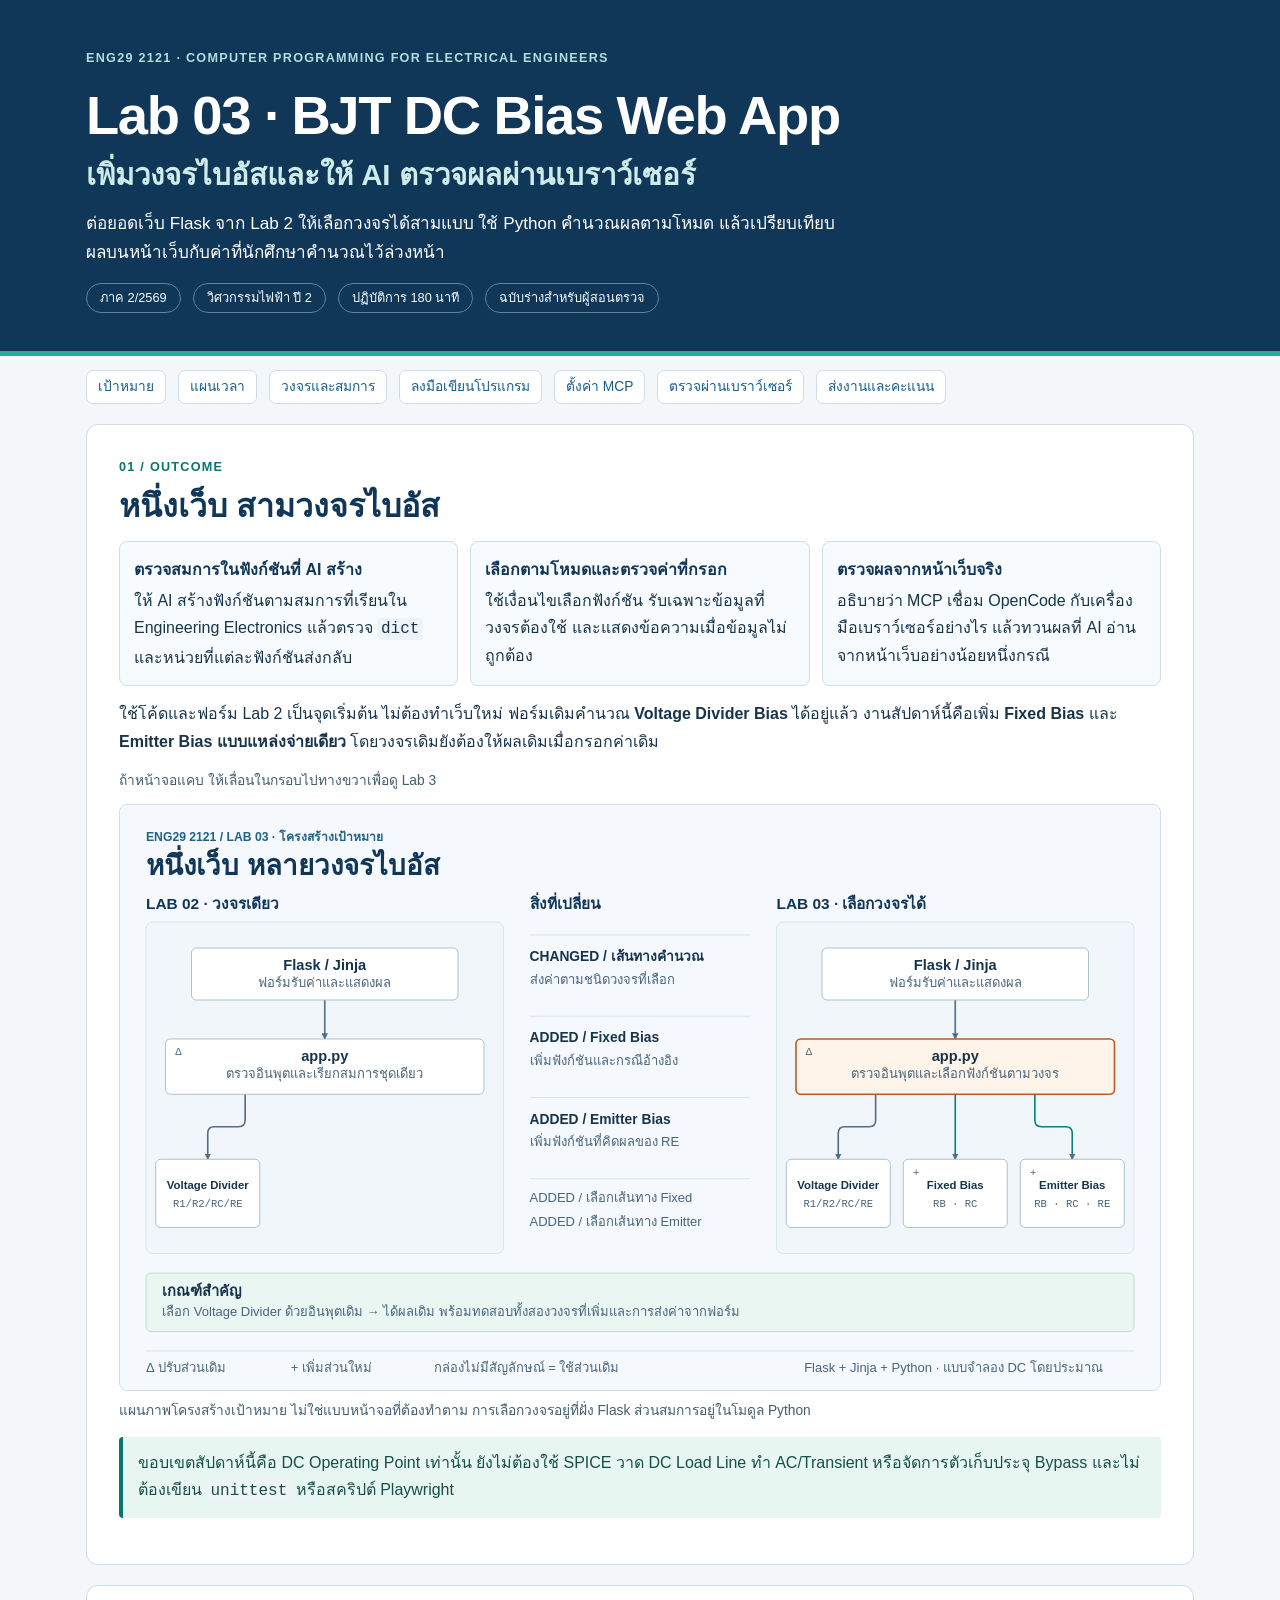
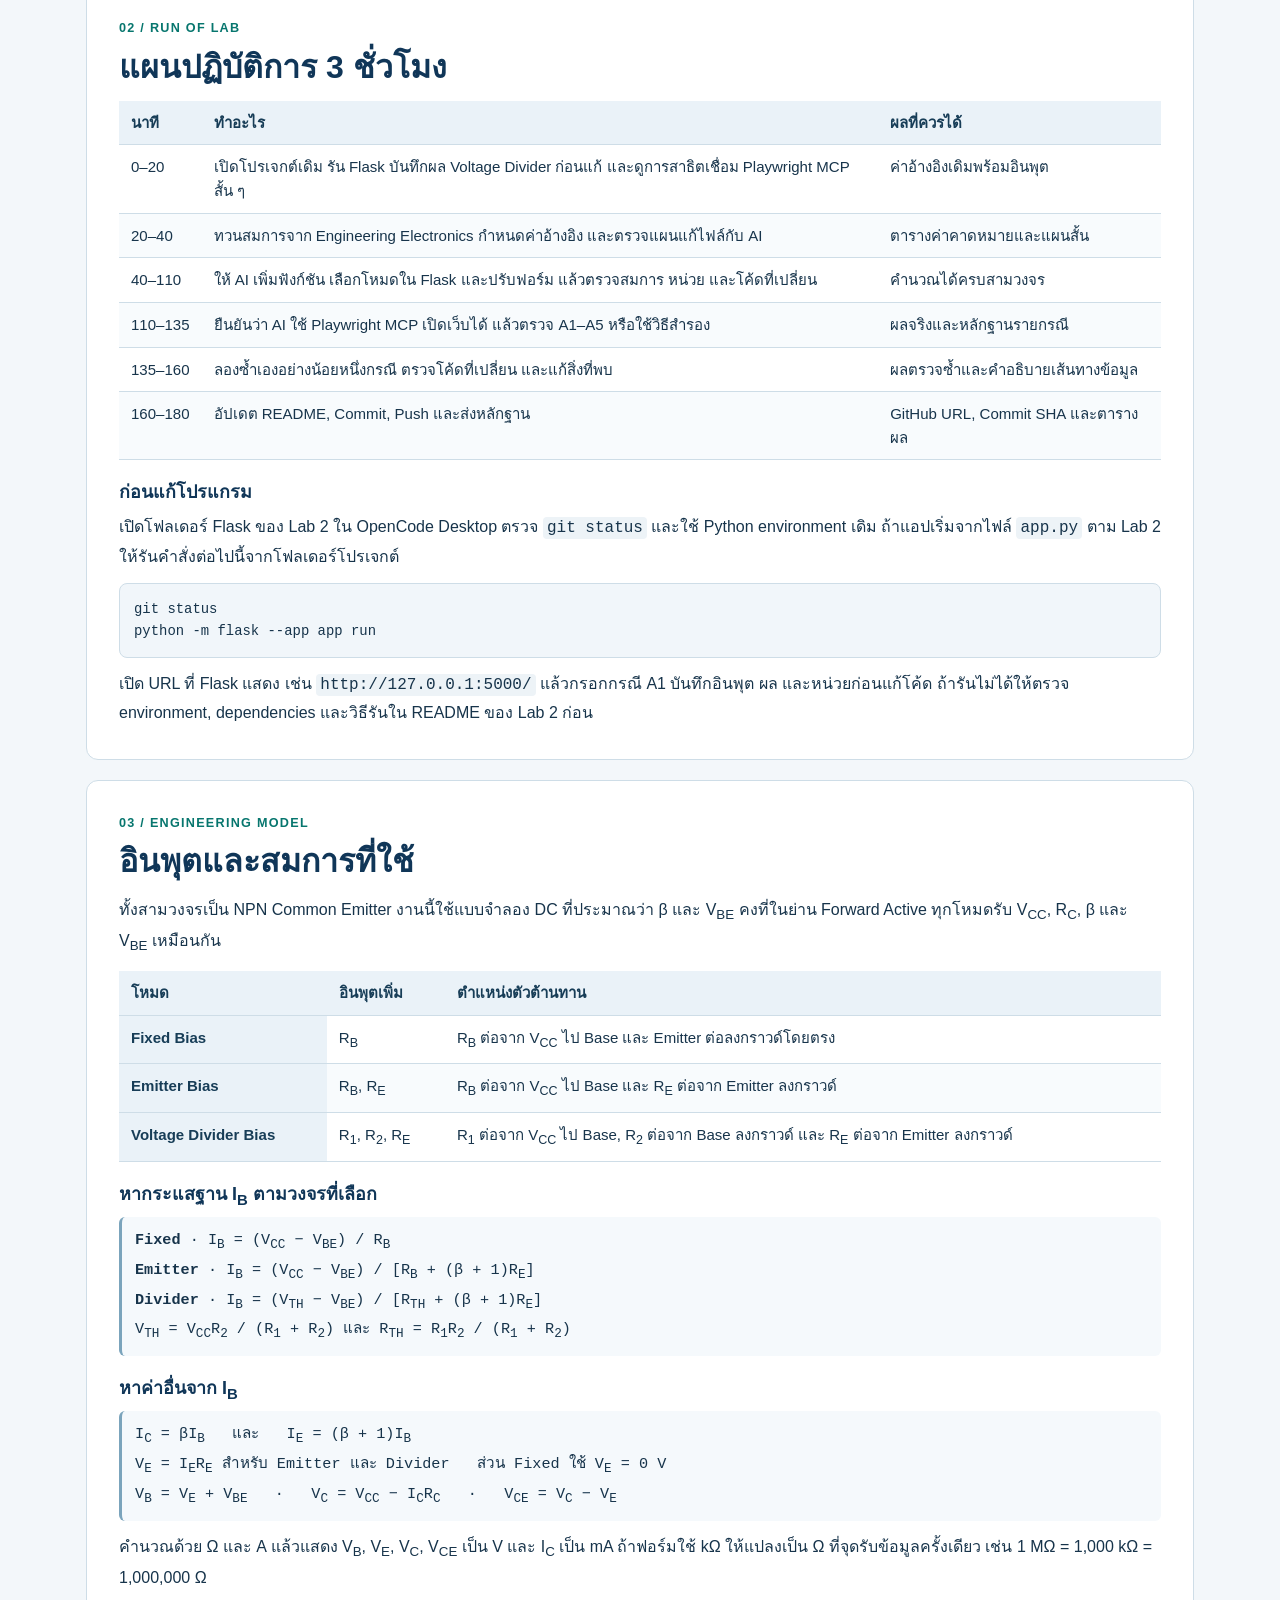
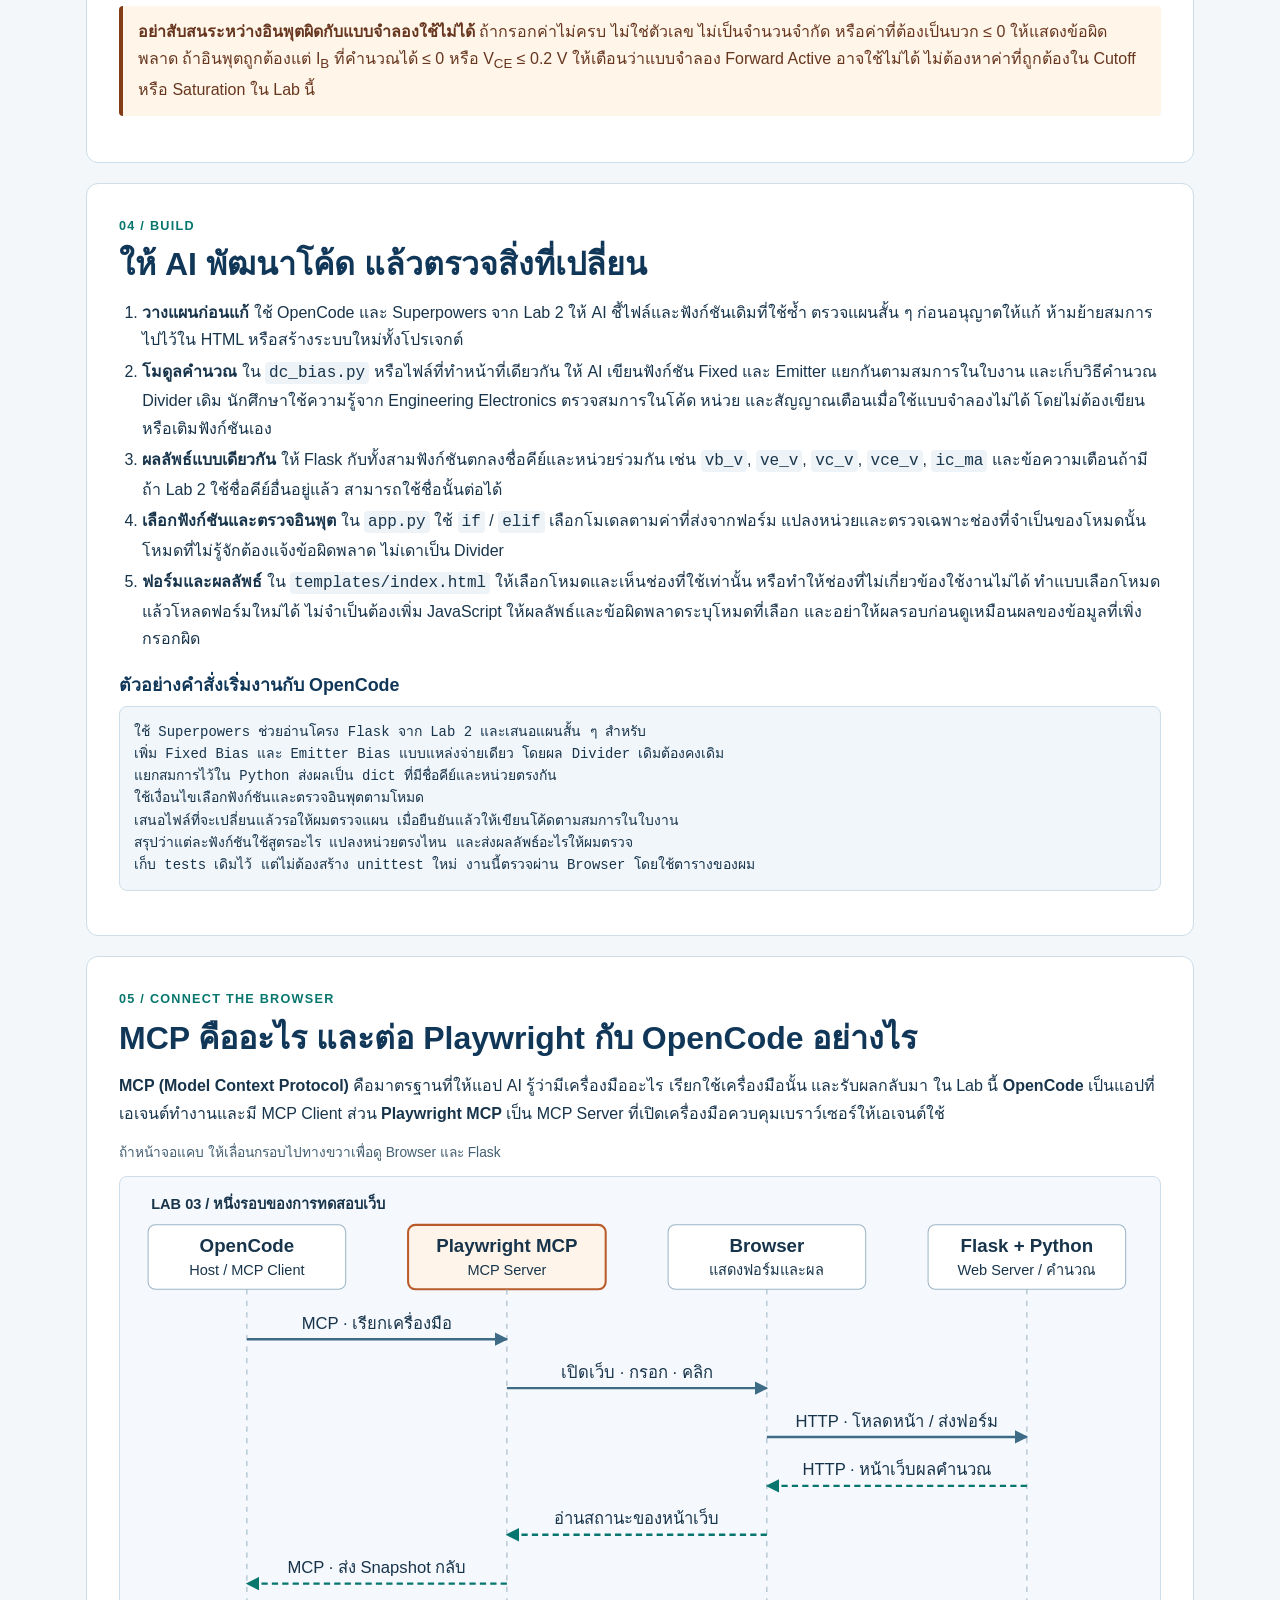
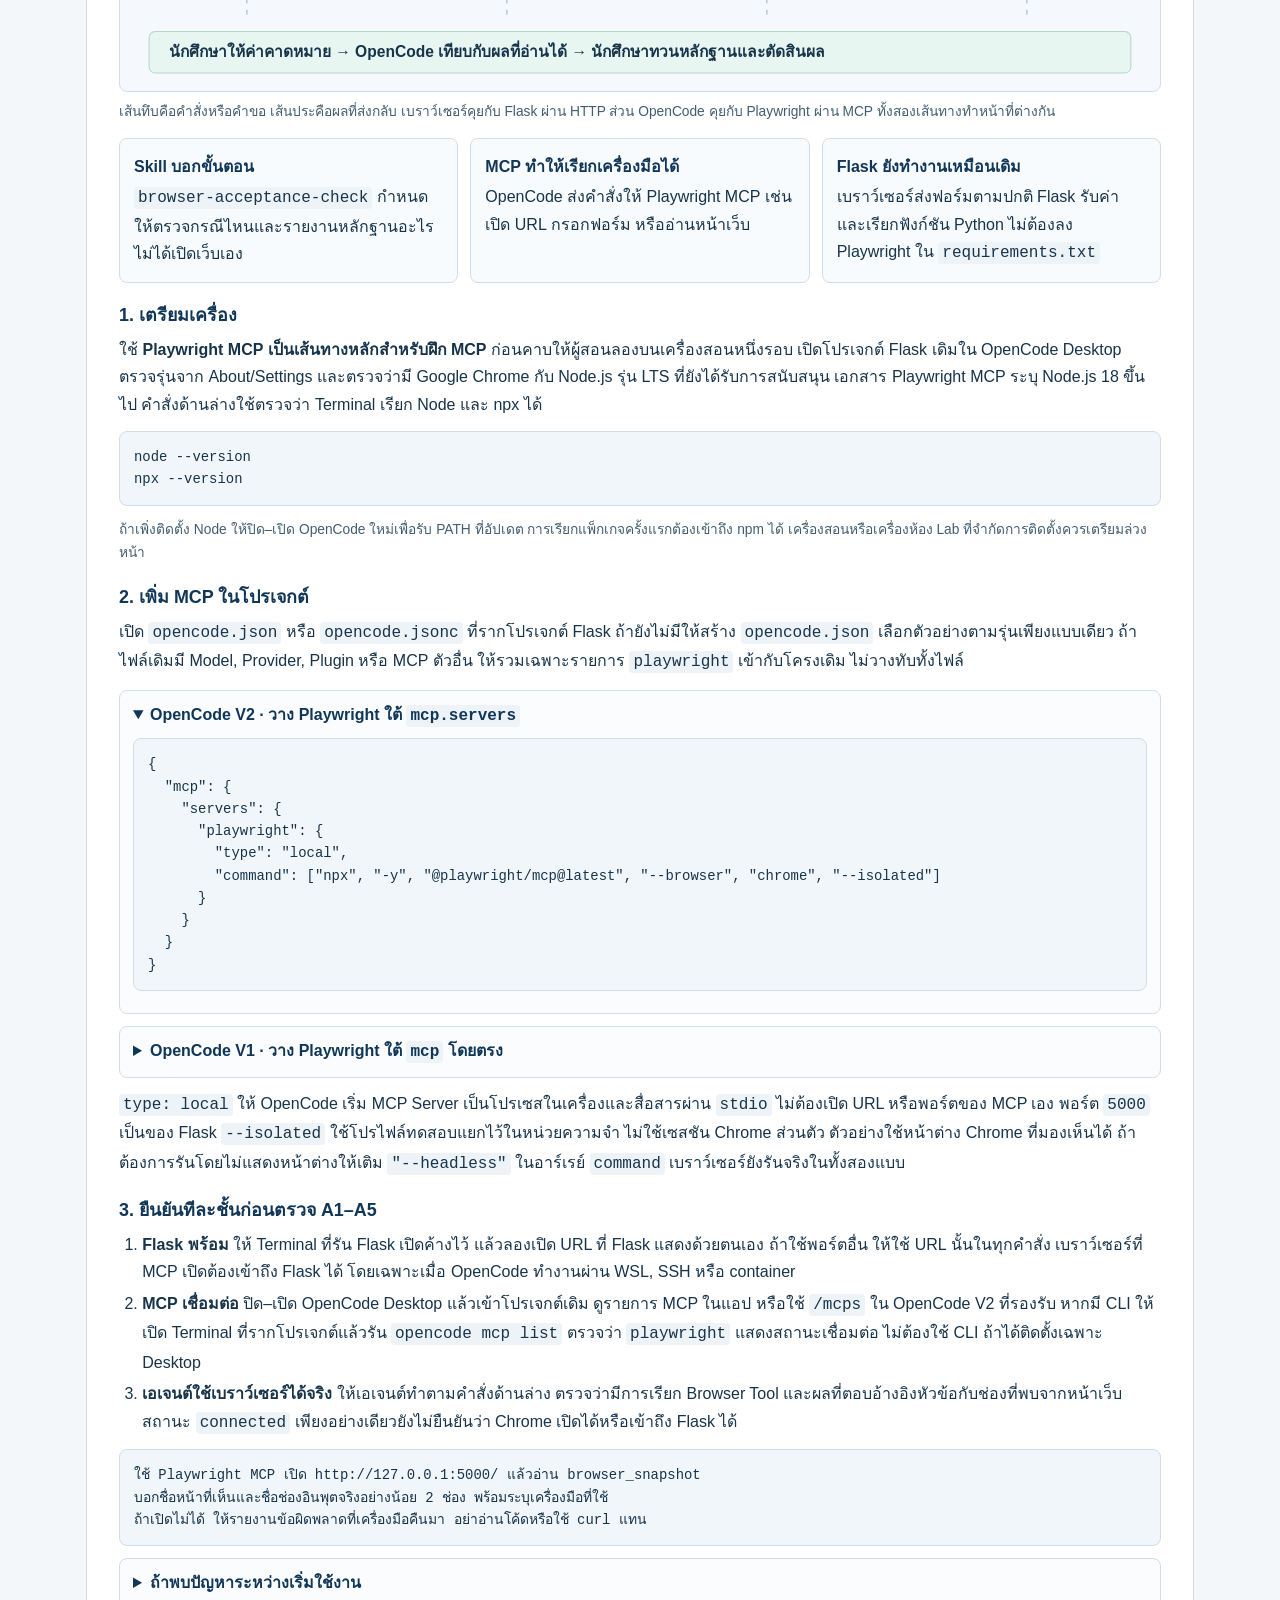
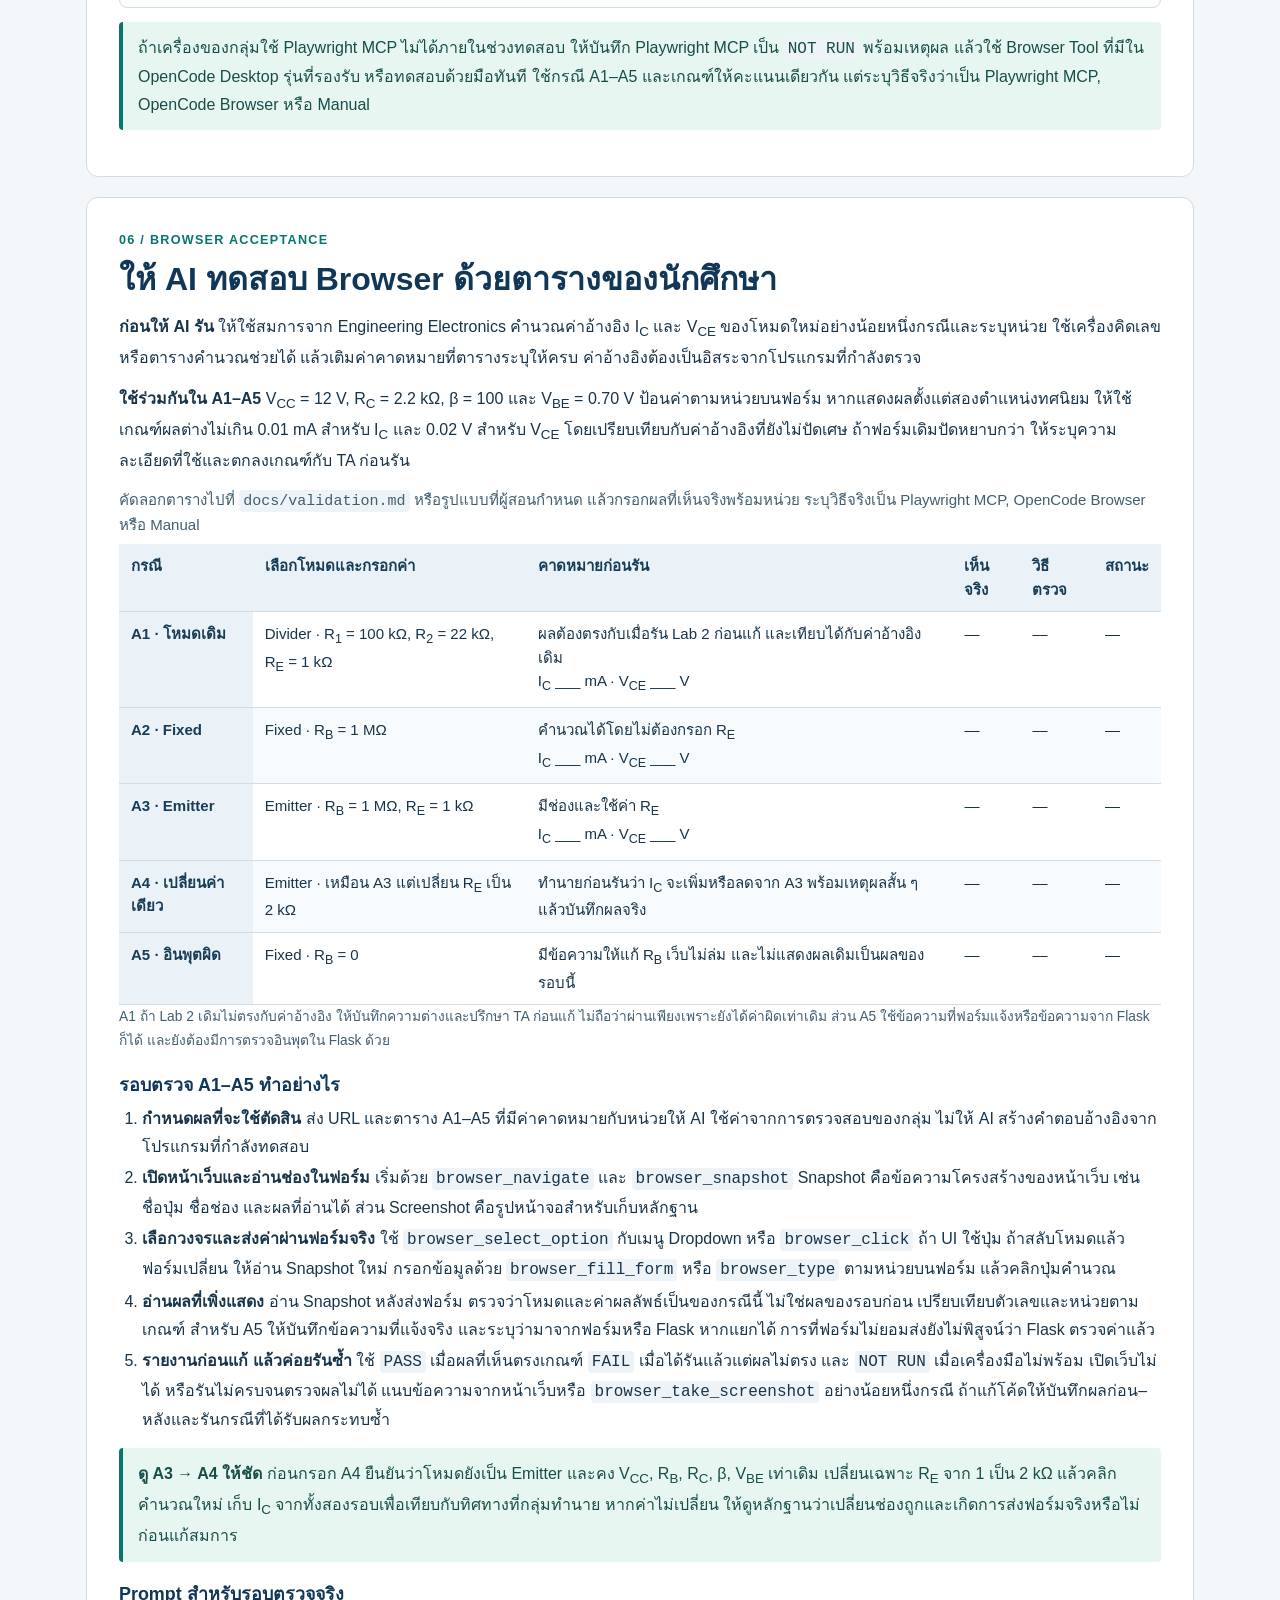
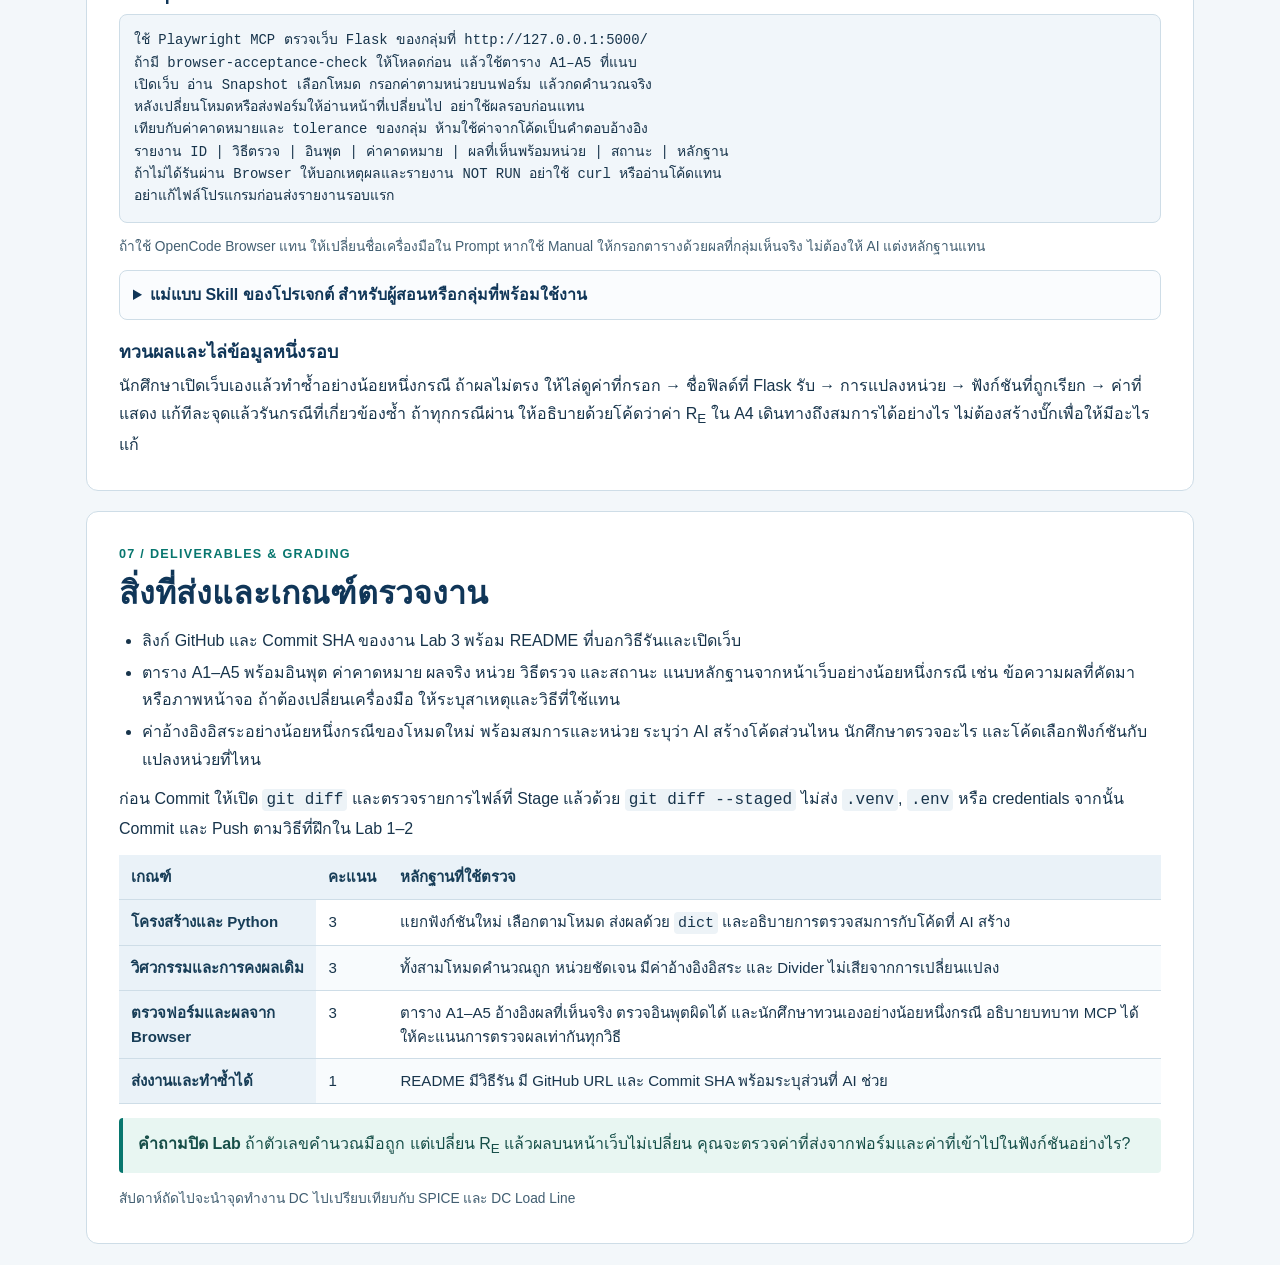
<file: docs/lab03-handout.html>
<!doctype html>
<html lang="th">
<head>
<meta charset="utf-8">
<meta name="viewport" content="width=device-width, initial-scale=1">
<title>ENG29 2121 · Lab 03 — BJT DC Bias และการตรวจผลผ่าน Browser</title>
<style>
:root{--paper:#f3f7fa;--ink:#17344b;--navy:#103658;--strong:#064e54;--teal:#07766e;--mint:#e8f6f2;--muted:#415e71;--line:#cedde7;--white:#fff;--amber:#fff5e8;--rust:#823c17}
*{box-sizing:border-box}
body{margin:0;background:var(--paper);color:var(--ink);font:16px/1.72 "Noto Sans Thai",Tahoma,Arial,sans-serif}
a{color:#135e8a;text-underline-offset:.2em}a:focus-visible,summary:focus-visible,.scroll:focus-visible{outline:3px solid var(--teal);outline-offset:3px}
.shell{max-width:1160px;margin:auto;padding:0 26px}
.hero{background:#103658;color:white;padding:48px 0 38px;border-bottom:5px solid #27ac9c}
.eyebrow,.kicker{font-size:.79rem;font-weight:750;letter-spacing:.1em;text-transform:uppercase;margin:0}
.eyebrow{color:#afdedc}.kicker{color:var(--teal)}
h1{font-size:clamp(2rem,5vw,3.4rem);line-height:1.18;letter-spacing:-.025em;margin:14px 0}
h1 span{display:block;font-size:.54em;letter-spacing:0;color:#ccebe9;margin-top:10px}
.hero p.lead{max-width:760px;font-size:1.07rem;margin:16px 0}
.tags,.nav{display:flex;flex-wrap:wrap;gap:8px 12px}
.tags span{border:1px solid #608396;border-radius:18px;padding:3px 13px;font-size:.8rem;color:#f5fbff}
.nav{padding:14px 0 0}.nav a{text-decoration:none;background:#fff;border:1px solid var(--line);padding:4px 11px;border-radius:7px;font-size:.86rem}
main{padding-bottom:32px!important}
section{margin:20px 0;padding:clamp(18px,4vw,32px);background:white;border:1px solid var(--line);border-radius:12px;scroll-margin-top:10px}
h2,h3{line-height:1.32;color:var(--navy);overflow-wrap:anywhere}h2{font-size:clamp(1.4rem,3.9vw,2rem);margin:6px 0 13px}h3{font-size:1.12rem;margin:21px 0 8px}
p{margin:0 0 .82em}p:last-child{margin-bottom:0}ul,ol{margin:7px 0 12px;padding-left:1.45em}li{margin:4px 0}small,.small,figcaption{font-size:.86rem;color:var(--muted)}
.goals{display:grid;grid-template-columns:repeat(3,minmax(0,1fr));gap:12px;margin:14px 0}
.goal{border:1px solid var(--line);border-radius:8px;padding:14px;background:#f8fbfd;min-width:0}.goal b{display:block;color:var(--navy);margin-bottom:3px}
.note{margin:14px 0;padding:12px 15px;background:var(--mint);border-left:4px solid var(--teal);border-radius:4px;color:#164e48}
.note.amber{background:var(--amber);border-color:var(--rust);color:#67361f}
.scroll{overflow-x:auto;max-width:100%}.diagram{border-radius:8px;border:1px solid var(--line);background:#f5f8fc}
.diagram svg{display:block;width:100%;min-width:980px;color:var(--ink)} .diagram svg text{fill:currentColor}
.svg-head{font-size:34px;font-weight:700;color:#103658}.eyebrow-svg{font-size:15px;font-weight:700;color:#1d638b}.panel-title{font-size:19px;font-weight:700;color:#103658}.node{font-size:18px;font-weight:700}.model{font-size:14px;font-weight:700}.sub{font-size:16px;color:#49647b}.tech{font:13px Consolas,Menlo,monospace;color:#49647b}.ledger-head{font-size:17px;font-weight:700}
figure{margin:14px 0 0}figcaption{margin-top:8px}
table{border-collapse:collapse;width:100%;font-size:.94rem;line-height:1.57}caption{text-align:left;color:var(--muted);padding:0 0 7px}
th,td{padding:10px 12px;border-bottom:1px solid var(--line);text-align:left;vertical-align:top}th{background:#eaf2f8;color:#173d57}tbody tr:nth-child(even){background:#f8fbfd}
.midtable{min-width:540px}.cases{min-width:850px}.units{white-space:nowrap}
code,pre,.math{font-family:ui-monospace,Consolas,"Noto Sans Thai",monospace}code{background:#edf3f7;border-radius:4px;padding:2px 4px;overflow-wrap:anywhere}pre{margin:8px 0 12px;max-width:100%;background:#f1f6fa;border:1px solid var(--line);border-radius:8px;padding:14px;white-space:pre-wrap;overflow-wrap:anywhere;font-size:.87rem;line-height:1.6}pre code{background:transparent;padding:0}
.math{font-size:.95rem;line-height:1.8;background:#f5f9fc;padding:10px 13px;border-radius:6px;border-left:3px solid #7ba4bc;margin:8px 0 12px}
details{border:1px solid var(--line);border-radius:8px;padding:10px 13px;margin:12px 0;background:#fafcfe}summary{font-weight:700;color:var(--navy);cursor:pointer}
footer{font-size:.85rem;color:var(--muted);padding:0 0 30px}
@media(max-width:650px){.shell{padding-inline:14px}.hero{padding-top:29px}.goals{grid-template-columns:1fr}.goal{padding:10px 12px}.nav{gap:6px}}
@media print{body{background:white;font-size:10.5pt}.shell{max-width:none;padding:0}.hero{padding:8px 0 12px;background:white;color:var(--navy);border-color:var(--teal)}.hero .eyebrow,h1 span,.tags span{color:var(--navy)}h1{font-size:25pt}.nav,.screen-only{display:none}section{border:none;margin:0;padding:10px 0 0;break-inside:auto}h2,h3{break-after:avoid}tr,figure,.note,.goal{break-inside:avoid}th,td{padding:4px 5px}.scroll{overflow:visible}.scroll table,.diagram svg{min-width:0}table{font-size:9pt}details:not([open])>*:not(summary){display:block}a{color:inherit}}
.diagram .sequence-svg{min-width:690px;font-family:"Noto Sans Thai",Tahoma,Arial,sans-serif}
@media print{.diagram .sequence-svg{min-width:0}}
</style>
</head>
<body>
<header class="hero"><div class="shell">
<p class="eyebrow">ENG29 2121 · COMPUTER PROGRAMMING FOR ELECTRICAL ENGINEERS</p>
<h1>Lab 03 · BJT DC Bias Web App<span>เพิ่มวงจรไบอัสและให้ AI ตรวจผลผ่านเบราว์เซอร์</span></h1>
<p class="lead">ต่อยอดเว็บ Flask จาก Lab 2 ให้เลือกวงจรได้สามแบบ ใช้ Python คำนวณผลตามโหมด แล้วเปรียบเทียบผลบนหน้าเว็บกับค่าที่นักศึกษาคำนวณไว้ล่วงหน้า</p>
<div class="tags"><span>ภาค 2/2569</span><span>วิศวกรรมไฟฟ้า ปี 2</span><span>ปฏิบัติการ 180 นาที</span><span>ฉบับร่างสำหรับผู้สอนตรวจ</span></div>
</div></header>
<main class="shell">
<nav class="nav" aria-label="สารบัญ"><a href="#goal">เป้าหมาย</a><a href="#plan">แผนเวลา</a><a href="#model">วงจรและสมการ</a><a href="#build">ลงมือเขียนโปรแกรม</a><a href="#mcp">ตั้งค่า MCP</a><a href="#test">ตรวจผ่านเบราว์เซอร์</a><a href="#submit">ส่งงานและคะแนน</a></nav>
<section id="goal">
<p class="kicker">01 / Outcome</p><h2>หนึ่งเว็บ สามวงจรไบอัส</h2>
<div class="goals">
<div class="goal"><b>ตรวจสมการในฟังก์ชันที่ AI สร้าง</b>ให้ AI สร้างฟังก์ชันตามสมการที่เรียนใน Engineering Electronics แล้วตรวจ <code>dict</code> และหน่วยที่แต่ละฟังก์ชันส่งกลับ</div>
<div class="goal"><b>เลือกตามโหมดและตรวจค่าที่กรอก</b>ใช้เงื่อนไขเลือกฟังก์ชัน รับเฉพาะข้อมูลที่วงจรต้องใช้ และแสดงข้อความเมื่อข้อมูลไม่ถูกต้อง</div>
<div class="goal"><b>ตรวจผลจากหน้าเว็บจริง</b>อธิบายว่า MCP เชื่อม OpenCode กับเครื่องมือเบราว์เซอร์อย่างไร แล้วทวนผลที่ AI อ่านจากหน้าเว็บอย่างน้อยหนึ่งกรณี</div>
</div>
<p>ใช้โค้ดและฟอร์ม Lab 2 เป็นจุดเริ่มต้น ไม่ต้องทำเว็บใหม่ ฟอร์มเดิมคำนวณ <strong>Voltage Divider Bias</strong> ได้อยู่แล้ว งานสัปดาห์นี้คือเพิ่ม <strong>Fixed Bias</strong> และ <strong>Emitter Bias แบบแหล่งจ่ายเดียว</strong> โดยวงจรเดิมยังต้องให้ผลเดิมเมื่อกรอกค่าเดิม</p>
<figure>
<p class="small screen-only" id="diagram-hint">ถ้าหน้าจอแคบ ให้เลื่อนในกรอบไปทางขวาเพื่อดู Lab 3</p>
<div class="scroll diagram" role="region" tabindex="0" aria-label="แผนภาพเปรียบเทียบ Lab 2 กับ Lab 3" aria-describedby="diagram-hint">
<svg data-diagram="architecture-delta" viewBox="0 0 1280 720" xmlns="http://www.w3.org/2000/svg" role="img" aria-labelledby="lab03-title lab03-desc">
<title id="lab03-title">จากเว็บคำนวณวงจรเดียวสู่เว็บที่เลือกวงจรได้</title>
<desc id="lab03-desc">Lab 2 ใช้ Flask คำนวณ Voltage Divider แบบเดียว ส่วน Lab 3 ใช้เว็บเดิม เพิ่มตัวเลือกวงจรเพื่อเรียกฟังก์ชัน Fixed Bias และ Emitter Bias โดยคงผลเดิมและชุดทดสอบเดิมไว้</desc>
<defs><marker id="lab03-arrow" markerWidth="8" markerHeight="8" refX="7" refY="4" orient="auto" markerUnits="userSpaceOnUse"><polygon points="0,0 8,4 0,8" fill="#546d83"/></marker></defs>
<rect width="1280" height="720" fill="#f5f8fc"/>
<text x="32" y="44" class="eyebrow-svg">ENG29 2121 / LAB 03 · โครงสร้างเป้าหมาย</text>
<text x="32" y="86" class="svg-head">หนึ่งเว็บ หลายวงจรไบอัส</text>
<text x="32" y="128" class="panel-title">LAB 02 · วงจรเดียว</text>
<text x="504" y="128" class="panel-title">สิ่งที่เปลี่ยน</text>
<text x="808" y="128" class="panel-title">LAB 03 · เลือกวงจรได้</text>
<g data-snapshot="before" data-grid="440 408 4" transform="translate(32 144)">
<rect width="440" height="408" rx="8" fill="#f0f6fa" stroke="#d3e0ec"/>
<path data-kind="relationship" data-object-id="form-submit" data-status="unchanged" data-signature="http:form-submit" data-from="ui" data-to="route" d="M220 96 V144" fill="none" stroke="#546d83" stroke-width="2" marker-end="url(#lab03-arrow)"/>
<path data-kind="relationship" data-object-id="voltage-divider" data-status="unchanged" data-signature="dispatch:voltage-divider" data-from="route" data-to="divider" d="M122 212 V244 Q122 252 114 252 H84 Q76 252 76 260 V292" fill="none" stroke="#546d83" stroke-width="2" marker-end="url(#lab03-arrow)"/>
<g data-kind="component" data-object-id="ui" data-status="unchanged" data-signature="jinja-form">
<rect data-role="bounds" x="56" y="32" width="328" height="64" rx="6" fill="white" stroke="#9db5c6" stroke-width="1"/>

<text x="220" y="59" text-anchor="middle" class="node">Flask / Jinja</text>
<text x="220" y="80" text-anchor="middle" class="sub">ฟอร์มรับค่าและแสดงผล</text></g>
<g data-kind="component" data-object-id="route" data-status="changed" data-signature="flask-route:voltage-divider">
<rect data-role="bounds" x="24" y="144" width="392" height="68" rx="6" fill="white" stroke="#9db5c6" stroke-width="1"/>
<text x="36" y="164" fill="#286454" class="tech">Δ</text>
<text x="220" y="171" text-anchor="middle" class="node">app.py</text>
<text x="220" y="192" text-anchor="middle" class="sub">ตรวจอินพุตและเรียกสมการชุดเดียว</text></g>
<g data-kind="component" data-object-id="divider" data-status="unchanged" data-signature="forward-active:voltage-divider">
<rect data-role="bounds" x="12" y="292" width="128" height="84" rx="6" fill="white" stroke="#9db5c6" stroke-width="1"/>

<text x="76" y="328" text-anchor="middle" class="model">Voltage Divider</text>
<text x="76" y="351" text-anchor="middle" class="tech">R1/R2/RC/RE</text></g>
</g>
<g data-snapshot="after" data-grid="440 408 4" transform="translate(808 144)">
<rect width="440" height="408" rx="8" fill="#f0f6fa" stroke="#d3e0ec"/>
<path data-kind="relationship" data-object-id="form-submit" data-status="unchanged" data-signature="http:form-submit" data-from="ui" data-to="route" d="M220 96 V144" fill="none" stroke="#546d83" stroke-width="2" marker-end="url(#lab03-arrow)"/>
<path data-kind="relationship" data-object-id="voltage-divider" data-status="unchanged" data-signature="dispatch:voltage-divider" data-from="route" data-to="divider" d="M122 212 V244 Q122 252 114 252 H84 Q76 252 76 260 V292" fill="none" stroke="#546d83" stroke-width="2" marker-end="url(#lab03-arrow)"/>
<path data-kind="relationship" data-object-id="fixed-bias" data-status="added" data-signature="dispatch:fixed" data-from="route" data-to="fixed" d="M220 212 V292" fill="none" stroke="#0c8078" stroke-width="2" marker-end="url(#lab03-arrow)"/>
<path data-kind="relationship" data-object-id="emitter-bias" data-status="added" data-signature="dispatch:emitter-resistor" data-from="route" data-to="emitter" d="M318 212 V244 Q318 252 326 252 H356 Q364 252 364 260 V292" fill="none" stroke="#0c8078" stroke-width="2" marker-end="url(#lab03-arrow)"/>
<g data-kind="component" data-object-id="ui" data-status="unchanged" data-signature="jinja-form">
<rect data-role="bounds" x="56" y="32" width="328" height="64" rx="6" fill="white" stroke="#9db5c6" stroke-width="1"/>

<text x="220" y="59" text-anchor="middle" class="node">Flask / Jinja</text>
<text x="220" y="80" text-anchor="middle" class="sub">ฟอร์มรับค่าและแสดงผล</text></g>
<g data-kind="component" data-object-id="route" data-status="changed" data-signature="flask-route:bias-selection">
<rect data-role="bounds" x="24" y="144" width="392" height="68" rx="6" fill="#fff4e9" stroke="#b85c2c" stroke-width="2"/>
<text x="36" y="164" fill="#99451c" class="tech">Δ</text>
<text x="220" y="171" text-anchor="middle" class="node">app.py</text>
<text x="220" y="192" text-anchor="middle" class="sub">ตรวจอินพุตและเลือกฟังก์ชันตามวงจร</text></g>
<g data-kind="component" data-object-id="divider" data-status="unchanged" data-signature="forward-active:voltage-divider">
<rect data-role="bounds" x="12" y="292" width="128" height="84" rx="6" fill="white" stroke="#9db5c6" stroke-width="1"/>

<text x="76" y="328" text-anchor="middle" class="model">Voltage Divider</text>
<text x="76" y="351" text-anchor="middle" class="tech">R1/R2/RC/RE</text></g>
<g data-kind="component" data-object-id="fixed" data-status="added" data-signature="forward-active:fixed">
<rect data-role="bounds" x="156" y="292" width="128" height="84" rx="6" fill="white" stroke="#9db5c6" stroke-width="1"/>
<text x="168" y="312" fill="#286454" class="tech">+</text>
<text x="220" y="328" text-anchor="middle" class="model">Fixed Bias</text>
<text x="220" y="351" text-anchor="middle" class="tech">RB · RC</text></g>
<g data-kind="component" data-object-id="emitter" data-status="added" data-signature="forward-active:emitter-resistor">
<rect data-role="bounds" x="300" y="292" width="128" height="84" rx="6" fill="white" stroke="#9db5c6" stroke-width="1"/>
<text x="312" y="312" fill="#286454" class="tech">+</text>
<text x="364" y="328" text-anchor="middle" class="model">Emitter Bias</text>
<text x="364" y="351" text-anchor="middle" class="tech">RB · RC · RE</text></g>
</g>
<path d="M504 160 H776 M504 260 H776 M504 360 H776 M504 460 H776" stroke="#d3e0ec" fill="none"/>
<text x="504" y="192" data-change="CHANGED" data-target="route"><tspan class="ledger-head">CHANGED / เส้นทางคำนวณ</tspan><tspan x="504" dy="28" class="sub">ส่งค่าตามชนิดวงจรที่เลือก</tspan></text>
<text x="504" y="292" data-change="ADDED" data-target="fixed"><tspan class="ledger-head">ADDED / Fixed Bias</tspan><tspan x="504" dy="28" class="sub">เพิ่มฟังก์ชันและกรณีอ้างอิง</tspan></text>
<text x="504" y="392" data-change="ADDED" data-target="emitter"><tspan class="ledger-head">ADDED / Emitter Bias</tspan><tspan x="504" dy="28" class="sub">เพิ่มฟังก์ชันที่คิดผลของ RE</tspan></text>
<text x="504" y="488" data-change="ADDED" data-target="fixed-bias" class="sub">ADDED / เลือกเส้นทาง Fixed</text>
<text x="504" y="518" data-change="ADDED" data-target="emitter-bias" class="sub">ADDED / เลือกเส้นทาง Emitter</text>
<rect x="32" y="576" width="1216" height="72" rx="6" fill="#e9f6f2" stroke="#b4d7cb"/>
<text x="52" y="604" class="node">เกณฑ์สำคัญ</text><text x="52" y="629" class="sub">เลือก Voltage Divider ด้วยอินพุตเดิม → ได้ผลเดิม พร้อมทดสอบทั้งสองวงจรที่เพิ่มและการส่งค่าจากฟอร์ม</text>
<line x1="32" y1="672" x2="1248" y2="672" stroke="#d3e0ec"/>
<text x="32" y="698" class="sub">Δ ปรับส่วนเดิม</text><text x="210" y="698" class="sub">+ เพิ่มส่วนใหม่</text><text x="386" y="698" class="sub">กล่องไม่มีสัญลักษณ์ = ใช้ส่วนเดิม</text><text x="842" y="698" class="sub">Flask + Jinja + Python · แบบจำลอง DC โดยประมาณ</text>
</svg>
</div>
<figcaption>แผนภาพโครงสร้างเป้าหมาย ไม่ใช่แบบหน้าจอที่ต้องทำตาม การเลือกวงจรอยู่ที่ฝั่ง Flask ส่วนสมการอยู่ในโมดูล Python</figcaption>
</figure>
<div class="note">ขอบเขตสัปดาห์นี้คือ DC Operating Point เท่านั้น ยังไม่ต้องใช้ SPICE วาด DC Load Line ทำ AC/Transient หรือจัดการตัวเก็บประจุ Bypass และไม่ต้องเขียน <code>unittest</code> หรือสคริปต์ Playwright</div>
</section>
<section id="plan">
<p class="kicker">02 / Run of lab</p><h2>แผนปฏิบัติการ 3 ชั่วโมง</h2>
<div class="scroll" role="region" tabindex="0" aria-label="ตารางแผนเวลา"><table class="midtable"><thead><tr><th scope="col">นาที</th><th scope="col">ทำอะไร</th><th scope="col">ผลที่ควรได้</th></tr></thead><tbody>
<tr><td class="units">0–20</td><td>เปิดโปรเจกต์เดิม รัน Flask บันทึกผล Voltage Divider ก่อนแก้ และดูการสาธิตเชื่อม Playwright MCP สั้น ๆ</td><td>ค่าอ้างอิงเดิมพร้อมอินพุต</td></tr>
<tr><td class="units">20–40</td><td>ทวนสมการจาก Engineering Electronics กำหนดค่าอ้างอิง และตรวจแผนแก้ไฟล์กับ AI</td><td>ตารางค่าคาดหมายและแผนสั้น</td></tr>
<tr><td class="units">40–110</td><td>ให้ AI เพิ่มฟังก์ชัน เลือกโหมดใน Flask และปรับฟอร์ม แล้วตรวจสมการ หน่วย และโค้ดที่เปลี่ยน</td><td>คำนวณได้ครบสามวงจร</td></tr>
<tr><td class="units">110–135</td><td>ยืนยันว่า AI ใช้ Playwright MCP เปิดเว็บได้ แล้วตรวจ A1–A5 หรือใช้วิธีสำรอง</td><td>ผลจริงและหลักฐานรายกรณี</td></tr>
<tr><td class="units">135–160</td><td>ลองซ้ำเองอย่างน้อยหนึ่งกรณี ตรวจโค้ดที่เปลี่ยน และแก้สิ่งที่พบ</td><td>ผลตรวจซ้ำและคำอธิบายเส้นทางข้อมูล</td></tr>
<tr><td class="units">160–180</td><td>อัปเดต README, Commit, Push และส่งหลักฐาน</td><td>GitHub URL, Commit SHA และตารางผล</td></tr>
</tbody></table></div>
<h3>ก่อนแก้โปรแกรม</h3>
<p>เปิดโฟลเดอร์ Flask ของ Lab 2 ใน OpenCode Desktop ตรวจ <code>git status</code> และใช้ Python environment เดิม ถ้าแอปเริ่มจากไฟล์ <code>app.py</code> ตาม Lab 2 ให้รันคำสั่งต่อไปนี้จากโฟลเดอร์โปรเจกต์</p>
<pre><code>git status
python -m flask --app app run</code></pre>
<p>เปิด URL ที่ Flask แสดง เช่น <code>http://127.0.0.1:5000/</code> แล้วกรอกกรณี A1 บันทึกอินพุต ผล และหน่วยก่อนแก้โค้ด ถ้ารันไม่ได้ให้ตรวจ environment, dependencies และวิธีรันใน README ของ Lab 2 ก่อน</p>
</section>
<section id="model">
<p class="kicker">03 / Engineering model</p><h2>อินพุตและสมการที่ใช้</h2>
<p>ทั้งสามวงจรเป็น NPN Common Emitter งานนี้ใช้แบบจำลอง DC ที่ประมาณว่า β และ V<sub>BE</sub> คงที่ในย่าน Forward Active ทุกโหมดรับ V<sub>CC</sub>, R<sub>C</sub>, β และ V<sub>BE</sub> เหมือนกัน</p>
<div class="scroll" role="region" tabindex="0" aria-label="ตารางอินพุตเฉพาะวงจร"><table class="midtable"><thead><tr><th scope="col">โหมด</th><th scope="col">อินพุตเพิ่ม</th><th scope="col">ตำแหน่งตัวต้านทาน</th></tr></thead><tbody>
<tr><th scope="row">Fixed Bias</th><td>R<sub>B</sub></td><td>R<sub>B</sub> ต่อจาก V<sub>CC</sub> ไป Base และ Emitter ต่อลงกราวด์โดยตรง</td></tr>
<tr><th scope="row">Emitter Bias</th><td>R<sub>B</sub>, R<sub>E</sub></td><td>R<sub>B</sub> ต่อจาก V<sub>CC</sub> ไป Base และ R<sub>E</sub> ต่อจาก Emitter ลงกราวด์</td></tr>
<tr><th scope="row">Voltage Divider Bias</th><td>R<sub>1</sub>, R<sub>2</sub>, R<sub>E</sub></td><td>R<sub>1</sub> ต่อจาก V<sub>CC</sub> ไป Base, R<sub>2</sub> ต่อจาก Base ลงกราวด์ และ R<sub>E</sub> ต่อจาก Emitter ลงกราวด์</td></tr>
</tbody></table></div>
<h3>หากระแสฐาน I<sub>B</sub> ตามวงจรที่เลือก</h3>
<div class="math">
<div><b>Fixed</b> · I<sub>B</sub> = (V<sub>CC</sub> − V<sub>BE</sub>) / R<sub>B</sub></div>
<div><b>Emitter</b> · I<sub>B</sub> = (V<sub>CC</sub> − V<sub>BE</sub>) / [R<sub>B</sub> + (β + 1)R<sub>E</sub>]</div>
<div><b>Divider</b> · I<sub>B</sub> = (V<sub>TH</sub> − V<sub>BE</sub>) / [R<sub>TH</sub> + (β + 1)R<sub>E</sub>]</div>
<div>V<sub>TH</sub> = V<sub>CC</sub>R<sub>2</sub> / (R<sub>1</sub> + R<sub>2</sub>) และ R<sub>TH</sub> = R<sub>1</sub>R<sub>2</sub> / (R<sub>1</sub> + R<sub>2</sub>)</div>
</div>
<h3>หาค่าอื่นจาก I<sub>B</sub></h3>
<div class="math">
<div>I<sub>C</sub> = βI<sub>B</sub> &nbsp; และ &nbsp; I<sub>E</sub> = (β + 1)I<sub>B</sub></div>
<div>V<sub>E</sub> = I<sub>E</sub>R<sub>E</sub> สำหรับ Emitter และ Divider &nbsp; ส่วน Fixed ใช้ V<sub>E</sub> = 0 V</div>
<div>V<sub>B</sub> = V<sub>E</sub> + V<sub>BE</sub> &nbsp; · &nbsp; V<sub>C</sub> = V<sub>CC</sub> − I<sub>C</sub>R<sub>C</sub> &nbsp; · &nbsp; V<sub>CE</sub> = V<sub>C</sub> − V<sub>E</sub></div>
</div>
<p>คำนวณด้วย Ω และ A แล้วแสดง V<sub>B</sub>, V<sub>E</sub>, V<sub>C</sub>, V<sub>CE</sub> เป็น V และ I<sub>C</sub> เป็น mA ถ้าฟอร์มใช้ kΩ ให้แปลงเป็น Ω ที่จุดรับข้อมูลครั้งเดียว เช่น 1&nbsp;MΩ = 1,000&nbsp;kΩ = 1,000,000&nbsp;Ω</p>
<div class="note amber"><strong>อย่าสับสนระหว่างอินพุตผิดกับแบบจำลองใช้ไม่ได้</strong> ถ้ากรอกค่าไม่ครบ ไม่ใช่ตัวเลข ไม่เป็นจำนวนจำกัด หรือค่าที่ต้องเป็นบวก ≤ 0 ให้แสดงข้อผิดพลาด ถ้าอินพุตถูกต้องแต่ I<sub>B</sub> ที่คำนวณได้ ≤ 0 หรือ V<sub>CE</sub> ≤ 0.2 V ให้เตือนว่าแบบจำลอง Forward Active อาจใช้ไม่ได้ ไม่ต้องหาค่าที่ถูกต้องใน Cutoff หรือ Saturation ใน Lab นี้</div>
</section>
<section id="build">
<p class="kicker">04 / Build</p><h2>ให้ AI พัฒนาโค้ด แล้วตรวจสิ่งที่เปลี่ยน</h2>
<ol>
<li><strong>วางแผนก่อนแก้</strong> ใช้ OpenCode และ Superpowers จาก Lab 2 ให้ AI ชี้ไฟล์และฟังก์ชันเดิมที่ใช้ซ้ำ ตรวจแผนสั้น ๆ ก่อนอนุญาตให้แก้ ห้ามย้ายสมการไปไว้ใน HTML หรือสร้างระบบใหม่ทั้งโปรเจกต์</li>
<li><strong>โมดูลคำนวณ</strong> ใน <code>dc_bias.py</code> หรือไฟล์ที่ทำหน้าที่เดียวกัน ให้ AI เขียนฟังก์ชัน Fixed และ Emitter แยกกันตามสมการในใบงาน และเก็บวิธีคำนวณ Divider เดิม นักศึกษาใช้ความรู้จาก Engineering Electronics ตรวจสมการในโค้ด หน่วย และสัญญาณเตือนเมื่อใช้แบบจำลองไม่ได้ โดยไม่ต้องเขียนหรือเติมฟังก์ชันเอง</li>
<li><strong>ผลลัพธ์แบบเดียวกัน</strong> ให้ Flask กับทั้งสามฟังก์ชันตกลงชื่อคีย์และหน่วยร่วมกัน เช่น <code>vb_v</code>, <code>ve_v</code>, <code>vc_v</code>, <code>vce_v</code>, <code>ic_ma</code> และข้อความเตือนถ้ามี ถ้า Lab 2 ใช้ชื่อคีย์อื่นอยู่แล้ว สามารถใช้ชื่อนั้นต่อได้</li>
<li><strong>เลือกฟังก์ชันและตรวจอินพุต</strong> ใน <code>app.py</code> ใช้ <code>if</code> / <code>elif</code> เลือกโมเดลตามค่าที่ส่งจากฟอร์ม แปลงหน่วยและตรวจเฉพาะช่องที่จำเป็นของโหมดนั้น โหมดที่ไม่รู้จักต้องแจ้งข้อผิดพลาด ไม่เดาเป็น Divider</li>
<li><strong>ฟอร์มและผลลัพธ์</strong> ใน <code>templates/index.html</code> ให้เลือกโหมดและเห็นช่องที่ใช้เท่านั้น หรือทำให้ช่องที่ไม่เกี่ยวข้องใช้งานไม่ได้ ทำแบบเลือกโหมดแล้วโหลดฟอร์มใหม่ได้ ไม่จำเป็นต้องเพิ่ม JavaScript ให้ผลลัพธ์และข้อผิดพลาดระบุโหมดที่เลือก และอย่าให้ผลรอบก่อนดูเหมือนผลของข้อมูลที่เพิ่งกรอกผิด</li>
</ol>
<h3>ตัวอย่างคำสั่งเริ่มงานกับ OpenCode</h3>
<pre><code>ใช้ Superpowers ช่วยอ่านโครง Flask จาก Lab 2 และเสนอแผนสั้น ๆ สำหรับ
เพิ่ม Fixed Bias และ Emitter Bias แบบแหล่งจ่ายเดียว โดยผล Divider เดิมต้องคงเดิม
แยกสมการไว้ใน Python ส่งผลเป็น dict ที่มีชื่อคีย์และหน่วยตรงกัน
ใช้เงื่อนไขเลือกฟังก์ชันและตรวจอินพุตตามโหมด
เสนอไฟล์ที่จะเปลี่ยนแล้วรอให้ผมตรวจแผน เมื่อยืนยันแล้วให้เขียนโค้ดตามสมการในใบงาน
สรุปว่าแต่ละฟังก์ชันใช้สูตรอะไร แปลงหน่วยตรงไหน และส่งผลลัพธ์อะไรให้ผมตรวจ
เก็บ tests เดิมไว้ แต่ไม่ต้องสร้าง unittest ใหม่ งานนี้ตรวจผ่าน Browser โดยใช้ตารางของผม</code></pre>
</section>
<section id="mcp">
<p class="kicker">05 / Connect the browser</p><h2>MCP คืออะไร และต่อ Playwright กับ OpenCode อย่างไร</h2>
<p><strong>MCP (Model Context Protocol)</strong> คือมาตรฐานที่ให้แอป AI รู้ว่ามีเครื่องมืออะไร เรียกใช้เครื่องมือนั้น และรับผลกลับมา ใน Lab นี้ <strong>OpenCode</strong> เป็นแอปที่เอเจนต์ทำงานและมี MCP Client ส่วน <strong>Playwright MCP</strong> เป็น MCP Server ที่เปิดเครื่องมือควบคุมเบราว์เซอร์ให้เอเจนต์ใช้</p>
<figure>
<p class="small screen-only" id="mcp-scroll-hint">ถ้าหน้าจอแคบ ให้เลื่อนกรอบไปทางขวาเพื่อดู Browser และ Flask</p>
<div class="scroll diagram" role="region" tabindex="0" aria-label="แผนภาพลำดับการตรวจเว็บผ่าน Playwright MCP" aria-describedby="mcp-scroll-hint">
<svg class="sequence-svg" data-diagram="sequence" xmlns="http://www.w3.org/2000/svg" viewBox="0 0 1000 494" role="img" aria-labelledby="mcp-fig-title mcp-fig-desc">
<title id="mcp-fig-title">จากคำสั่ง OpenCode ถึงผลบนหน้าเว็บ</title>
<desc id="mcp-fig-desc">OpenCode เรียกเครื่องมือผ่าน MCP ไปยัง Playwright MCP Server ซึ่งควบคุมเบราว์เซอร์ เบราว์เซอร์เป็นฝั่งที่ส่งคำขอ HTTP ไป Flask แล้วแสดงผลลัพธ์ Playwright ส่งข้อมูลจากหน้าเว็บกลับ OpenCode เพื่อเทียบกับค่าคาดหมายของนักศึกษา</desc>
<defs>
<marker id="mcp-arrow" viewBox="0 0 10 10" refX="9" refY="5" markerWidth="6" markerHeight="6" orient="auto" fill="#3e6c87"><path d="M0 0 L10 5 L0 10 Z"/></marker>
<marker id="mcp-return-arrow" viewBox="0 0 10 10" refX="9" refY="5" markerWidth="6" markerHeight="6" orient="auto" fill="#07766e"><path d="M0 0 L10 5 L0 10 Z"/></marker>
</defs>
<rect width="1000" height="494" rx="12" fill="#f5f8fc"/>
<text x="30" y="31" font-size="14" font-weight="700" fill="#07766e">LAB 03 / หนึ่งรอบของการทดสอบเว็บ</text>
<g fill="#fff" stroke="#9db5c6">
<rect x="27" y="46" width="190" height="62" rx="7"/>
<rect x="277" y="46" width="190" height="62" rx="7" fill="#fff4e9" stroke="#b85c2c" stroke-width="2"/>
<rect x="527" y="46" width="190" height="62" rx="7"/>
<rect x="777" y="46" width="190" height="62" rx="7"/>
</g>
<g text-anchor="middle" fill="#103658" font-size="18" font-weight="700">
<text x="122" y="72">OpenCode</text><text x="372" y="72">Playwright MCP</text>
<text x="622" y="72">Browser</text><text x="872" y="72">Flask + Python</text>
</g>
<g text-anchor="middle" fill="#415e71" font-size="14">
<text x="122" y="94">Host / MCP Client</text><text x="372" y="94">MCP Server</text>
<text x="622" y="94">แสดงฟอร์มและผล</text><text x="872" y="94">Web Server / คำนวณ</text>
</g>
<g stroke="#9db5c6" stroke-dasharray="5 6">
<path d="M122 108 V427 M372 108 V427 M622 108 V427 M872 108 V427"/>
</g>
<g stroke="#3e6c87" stroke-width="2.2" fill="none" marker-end="url(#mcp-arrow)">
<path d="M122 156 H372"/><path d="M372 203 H622"/><path d="M622 250 H872"/>
</g>
<g stroke="#07766e" stroke-width="2.2" fill="none" stroke-dasharray="6 4" marker-end="url(#mcp-return-arrow)">
<path d="M872 297 H622"/><path d="M622 344 H372"/><path d="M372 391 H122"/>
</g>
<g text-anchor="middle" fill="#17344b" font-size="16">
<text x="247" y="146">MCP · เรียกเครื่องมือ</text>
<text x="497" y="193">เปิดเว็บ · กรอก · คลิก</text>
<text x="747" y="240">HTTP · โหลดหน้า / ส่งฟอร์ม</text>
<text x="747" y="287">HTTP · หน้าเว็บผลคำนวณ</text>
<text x="497" y="334">อ่านสถานะของหน้าเว็บ</text>
<text x="247" y="381">MCP · ส่ง Snapshot กลับ</text>
</g>
<rect x="28" y="437" width="944" height="40" rx="6" fill="#e8f6f2" stroke="#b4d7cb"/>
<text x="47" y="462" font-size="15" fill="#164e48" font-weight="700">นักศึกษาให้ค่าคาดหมาย → OpenCode เทียบกับผลที่อ่านได้ → นักศึกษาทวนหลักฐานและตัดสินผล</text>
</svg>
</div>
<figcaption>เส้นทึบคือคำสั่งหรือคำขอ เส้นประคือผลที่ส่งกลับ เบราว์เซอร์คุยกับ Flask ผ่าน HTTP ส่วน OpenCode คุยกับ Playwright ผ่าน MCP ทั้งสองเส้นทางทำหน้าที่ต่างกัน</figcaption>
</figure>
<div class="goals">
<div class="goal"><b>Skill บอกขั้นตอน</b><code>browser-acceptance-check</code> กำหนดให้ตรวจกรณีไหนและรายงานหลักฐานอะไร ไม่ได้เปิดเว็บเอง</div>
<div class="goal"><b>MCP ทำให้เรียกเครื่องมือได้</b>OpenCode ส่งคำสั่งให้ Playwright MCP เช่น เปิด URL กรอกฟอร์ม หรืออ่านหน้าเว็บ</div>
<div class="goal"><b>Flask ยังทำงานเหมือนเดิม</b>เบราว์เซอร์ส่งฟอร์มตามปกติ Flask รับค่าและเรียกฟังก์ชัน Python ไม่ต้องลง Playwright ใน <code>requirements.txt</code></div>
</div>
<h3>1. เตรียมเครื่อง</h3>
<p>ใช้ <strong>Playwright MCP เป็นเส้นทางหลักสำหรับฝึก MCP</strong> ก่อนคาบให้ผู้สอนลองบนเครื่องสอนหนึ่งรอบ เปิดโปรเจกต์ Flask เดิมใน OpenCode Desktop ตรวจรุ่นจาก About/Settings และตรวจว่ามี Google Chrome กับ Node.js รุ่น LTS ที่ยังได้รับการสนับสนุน เอกสาร Playwright MCP ระบุ Node.js 18 ขึ้นไป คำสั่งด้านล่างใช้ตรวจว่า Terminal เรียก Node และ npx ได้</p>
<pre><code>node --version
npx --version</code></pre>
<p class="small">ถ้าเพิ่งติดตั้ง Node ให้ปิด–เปิด OpenCode ใหม่เพื่อรับ PATH ที่อัปเดต การเรียกแพ็กเกจครั้งแรกต้องเข้าถึง npm ได้ เครื่องสอนหรือเครื่องห้อง Lab ที่จำกัดการติดตั้งควรเตรียมล่วงหน้า</p>
<h3>2. เพิ่ม MCP ในโปรเจกต์</h3>
<p>เปิด <code>opencode.json</code> หรือ <code>opencode.jsonc</code> ที่รากโปรเจกต์ Flask ถ้ายังไม่มีให้สร้าง <code>opencode.json</code> เลือกตัวอย่างตามรุ่นเพียงแบบเดียว ถ้าไฟล์เดิมมี Model, Provider, Plugin หรือ MCP ตัวอื่น ให้รวมเฉพาะรายการ <code>playwright</code> เข้ากับโครงเดิม ไม่วางทับทั้งไฟล์</p>
<details open><summary>OpenCode V2 · วาง Playwright ใต้ <code>mcp.servers</code></summary>
<pre id="mcp-v2-config"><code>{
  "mcp": {
    "servers": {
      "playwright": {
        "type": "local",
        "command": ["npx", "-y", "@playwright/mcp@latest", "--browser", "chrome", "--isolated"]
      }
    }
  }
}</code></pre>
</details>
<details><summary>OpenCode V1 · วาง Playwright ใต้ <code>mcp</code> โดยตรง</summary>
<pre id="mcp-v1-config"><code>{
  "mcp": {
    "playwright": {
      "type": "local",
      "command": ["npx", "-y", "@playwright/mcp@latest", "--browser", "chrome", "--isolated"],
      "enabled": true
    }
  }
}</code></pre>
</details>
<p><code>type: local</code> ให้ OpenCode เริ่ม MCP Server เป็นโปรเซสในเครื่องและสื่อสารผ่าน <code>stdio</code> ไม่ต้องเปิด URL หรือพอร์ตของ MCP เอง พอร์ต <code>5000</code> เป็นของ Flask <code>--isolated</code> ใช้โปรไฟล์ทดสอบแยกไว้ในหน่วยความจำ ไม่ใช้เซสชัน Chrome ส่วนตัว ตัวอย่างใช้หน้าต่าง Chrome ที่มองเห็นได้ ถ้าต้องการรันโดยไม่แสดงหน้าต่างให้เติม <code>"--headless"</code> ในอาร์เรย์ <code>command</code> เบราว์เซอร์ยังรันจริงในทั้งสองแบบ</p>
<h3>3. ยืนยันทีละชั้นก่อนตรวจ A1–A5</h3>
<ol>
<li><strong>Flask พร้อม</strong> ให้ Terminal ที่รัน Flask เปิดค้างไว้ แล้วลองเปิด URL ที่ Flask แสดงด้วยตนเอง ถ้าใช้พอร์ตอื่น ให้ใช้ URL นั้นในทุกคำสั่ง เบราว์เซอร์ที่ MCP เปิดต้องเข้าถึง Flask ได้ โดยเฉพาะเมื่อ OpenCode ทำงานผ่าน WSL, SSH หรือ container</li>
<li><strong>MCP เชื่อมต่อ</strong> ปิด–เปิด OpenCode Desktop แล้วเข้าโปรเจกต์เดิม ดูรายการ MCP ในแอป หรือใช้ <code>/mcps</code> ใน OpenCode V2 ที่รองรับ หากมี CLI ให้เปิด Terminal ที่รากโปรเจกต์แล้วรัน <code>opencode mcp list</code> ตรวจว่า <code>playwright</code> แสดงสถานะเชื่อมต่อ ไม่ต้องใช้ CLI ถ้าได้ติดตั้งเฉพาะ Desktop</li>
<li><strong>เอเจนต์ใช้เบราว์เซอร์ได้จริง</strong> ให้เอเจนต์ทำตามคำสั่งด้านล่าง ตรวจว่ามีการเรียก Browser Tool และผลที่ตอบอ้างอิงหัวข้อกับช่องที่พบจากหน้าเว็บ สถานะ <code>connected</code> เพียงอย่างเดียวยังไม่ยืนยันว่า Chrome เปิดได้หรือเข้าถึง Flask ได้</li>
</ol>
<pre><code>ใช้ Playwright MCP เปิด http://127.0.0.1:5000/ แล้วอ่าน browser_snapshot
บอกชื่อหน้าที่เห็นและชื่อช่องอินพุตจริงอย่างน้อย 2 ช่อง พร้อมระบุเครื่องมือที่ใช้
ถ้าเปิดไม่ได้ ให้รายงานข้อผิดพลาดที่เครื่องมือคืนมา อย่าอ่านโค้ดหรือใช้ curl แทน</code></pre>
<details><summary>ถ้าพบปัญหาระหว่างเริ่มใช้งาน</summary>
<div class="scroll" role="region" tabindex="0" aria-label="ตารางแก้ปัญหา Playwright MCP"><table class="midtable"><thead><tr><th scope="col">อาการ</th><th scope="col">ตรวจจุดไหนก่อน</th></tr></thead><tbody>
<tr><th scope="row">ไม่เห็น Playwright หรือ MCP ต่อไม่ได้</th><td>ตรวจ V1/V2, ตำแหน่งไฟล์และวงเล็บ JSON ตรวจ <code>npx --version</code> และว่าเครือข่ายเข้าถึง npm ได้ จากนั้นเปิดแอปใหม่</td></tr>
<tr><th scope="row">MCP ต่อได้ แต่เปิด Chrome ไม่ได้</th><td>อ่านข้อความจริงจากเครื่องมือ ตรวจว่า Chrome ติดตั้งใน environment ที่รัน OpenCode ถ้าเครื่องมี Edge ที่รองรับอยู่แล้ว ให้ลองเปลี่ยน <code>chrome</code> เป็น <code>msedge</code></td></tr>
<tr><th scope="row">เปิดเบราว์เซอร์ได้ แต่เปิดเว็บไม่ได้</th><td>ตรวจว่า Flask ยังรันอยู่และ URL/พอร์ตถูกต้อง ถ้า Browser กับ Flask อยู่ต่าง environment ให้ตรวจว่า Browser เข้าถึง URL ของ Flask ได้</td></tr>
<tr><th scope="row">เปิดเว็บได้ แต่ AI หาอินพุตหรือปุ่มไม่เจอ</th><td>ให้ขอ Snapshot ใหม่หลังเปลี่ยนโหมด ตรวจ <code>&lt;label for="..."&gt;</code> ว่าตรงกับ <code>id</code> ของช่อง และให้ปุ่มมีข้อความชัดเจน</td></tr>
</tbody></table></div>
</details>
<div class="note">ถ้าเครื่องของกลุ่มใช้ Playwright MCP ไม่ได้ภายในช่วงทดสอบ ให้บันทึก Playwright MCP เป็น <code>NOT RUN</code> พร้อมเหตุผล แล้วใช้ Browser Tool ที่มีใน OpenCode Desktop รุ่นที่รองรับ หรือทดสอบด้วยมือทันที ใช้กรณี A1–A5 และเกณฑ์ให้คะแนนเดียวกัน แต่ระบุวิธีจริงว่าเป็น Playwright MCP, OpenCode Browser หรือ Manual</div>
</section>
<section id="test">
<p class="kicker">06 / Browser acceptance</p><h2>ให้ AI ทดสอบ Browser ด้วยตารางของนักศึกษา</h2>
<p><strong>ก่อนให้ AI รัน</strong> ให้ใช้สมการจาก Engineering Electronics คำนวณค่าอ้างอิง I<sub>C</sub> และ V<sub>CE</sub> ของโหมดใหม่อย่างน้อยหนึ่งกรณีและระบุหน่วย ใช้เครื่องคิดเลขหรือตารางคำนวณช่วยได้ แล้วเติมค่าคาดหมายที่ตารางระบุให้ครบ ค่าอ้างอิงต้องเป็นอิสระจากโปรแกรมที่กำลังตรวจ</p>
<p><strong>ใช้ร่วมกันใน A1–A5</strong> V<sub>CC</sub> = 12 V, R<sub>C</sub> = 2.2 kΩ, β = 100 และ V<sub>BE</sub> = 0.70 V ป้อนค่าตามหน่วยบนฟอร์ม หากแสดงผลตั้งแต่สองตำแหน่งทศนิยม ให้ใช้เกณฑ์ผลต่างไม่เกิน 0.01 mA สำหรับ I<sub>C</sub> และ 0.02 V สำหรับ V<sub>CE</sub> โดยเปรียบเทียบกับค่าอ้างอิงที่ยังไม่ปัดเศษ ถ้าฟอร์มเดิมปัดหยาบกว่า ให้ระบุความละเอียดที่ใช้และตกลงเกณฑ์กับ TA ก่อนรัน</p>
<div class="scroll" role="region" tabindex="0" aria-label="ตารางบันทึกการทดสอบเบราว์เซอร์"><table class="cases"><caption>คัดลอกตารางไปที่ <code>docs/validation.md</code> หรือรูปแบบที่ผู้สอนกำหนด แล้วกรอกผลที่เห็นจริงพร้อมหน่วย ระบุวิธีจริงเป็น Playwright MCP, OpenCode Browser หรือ Manual</caption>
<thead><tr><th scope="col">กรณี</th><th scope="col">เลือกโหมดและกรอกค่า</th><th scope="col">คาดหมายก่อนรัน</th><th scope="col">เห็นจริง</th><th scope="col">วิธีตรวจ</th><th scope="col">สถานะ</th></tr></thead><tbody>
<tr><th scope="row">A1 · โหมดเดิม</th><td>Divider · R<sub>1</sub> = 100 kΩ, R<sub>2</sub> = 22 kΩ, R<sub>E</sub> = 1 kΩ</td><td>ผลต้องตรงกับเมื่อรัน Lab 2 ก่อนแก้ และเทียบได้กับค่าอ้างอิงเดิม<br>I<sub>C</sub> ___ mA · V<sub>CE</sub> ___ V</td><td>—</td><td>—</td><td>—</td></tr>
<tr><th scope="row">A2 · Fixed</th><td>Fixed · R<sub>B</sub> = 1 MΩ</td><td>คำนวณได้โดยไม่ต้องกรอก R<sub>E</sub><br>I<sub>C</sub> ___ mA · V<sub>CE</sub> ___ V</td><td>—</td><td>—</td><td>—</td></tr>
<tr><th scope="row">A3 · Emitter</th><td>Emitter · R<sub>B</sub> = 1 MΩ, R<sub>E</sub> = 1 kΩ</td><td>มีช่องและใช้ค่า R<sub>E</sub><br>I<sub>C</sub> ___ mA · V<sub>CE</sub> ___ V</td><td>—</td><td>—</td><td>—</td></tr>
<tr><th scope="row">A4 · เปลี่ยนค่าเดียว</th><td>Emitter · เหมือน A3 แต่เปลี่ยน R<sub>E</sub> เป็น 2 kΩ</td><td>ทำนายก่อนรันว่า I<sub>C</sub> จะเพิ่มหรือลดจาก A3 พร้อมเหตุผลสั้น ๆ แล้วบันทึกผลจริง</td><td>—</td><td>—</td><td>—</td></tr>
<tr><th scope="row">A5 · อินพุตผิด</th><td>Fixed · R<sub>B</sub> = 0</td><td>มีข้อความให้แก้ R<sub>B</sub> เว็บไม่ล่ม และไม่แสดงผลเดิมเป็นผลของรอบนี้</td><td>—</td><td>—</td><td>—</td></tr>
</tbody></table></div>
<p class="small">A1 ถ้า Lab 2 เดิมไม่ตรงกับค่าอ้างอิง ให้บันทึกความต่างและปรึกษา TA ก่อนแก้ ไม่ถือว่าผ่านเพียงเพราะยังได้ค่าผิดเท่าเดิม ส่วน A5 ใช้ข้อความที่ฟอร์มแจ้งหรือข้อความจาก Flask ก็ได้ และยังต้องมีการตรวจอินพุตใน Flask ด้วย</p>
<h3>รอบตรวจ A1–A5 ทำอย่างไร</h3>
<ol>
<li><strong>กำหนดผลที่จะใช้ตัดสิน</strong> ส่ง URL และตาราง A1–A5 ที่มีค่าคาดหมายกับหน่วยให้ AI ใช้ค่าจากการตรวจสอบของกลุ่ม ไม่ให้ AI สร้างคำตอบอ้างอิงจากโปรแกรมที่กำลังทดสอบ</li>
<li><strong>เปิดหน้าเว็บและอ่านช่องในฟอร์ม</strong> เริ่มด้วย <code>browser_navigate</code> และ <code>browser_snapshot</code> Snapshot คือข้อความโครงสร้างของหน้าเว็บ เช่น ชื่อปุ่ม ชื่อช่อง และผลที่อ่านได้ ส่วน Screenshot คือรูปหน้าจอสำหรับเก็บหลักฐาน</li>
<li><strong>เลือกวงจรและส่งค่าผ่านฟอร์มจริง</strong> ใช้ <code>browser_select_option</code> กับเมนู Dropdown หรือ <code>browser_click</code> ถ้า UI ใช้ปุ่ม ถ้าสลับโหมดแล้วฟอร์มเปลี่ยน ให้อ่าน Snapshot ใหม่ กรอกข้อมูลด้วย <code>browser_fill_form</code> หรือ <code>browser_type</code> ตามหน่วยบนฟอร์ม แล้วคลิกปุ่มคำนวณ</li>
<li><strong>อ่านผลที่เพิ่งแสดง</strong> อ่าน Snapshot หลังส่งฟอร์ม ตรวจว่าโหมดและค่าผลลัพธ์เป็นของกรณีนี้ ไม่ใช่ผลของรอบก่อน เปรียบเทียบตัวเลขและหน่วยตามเกณฑ์ สำหรับ A5 ให้บันทึกข้อความที่แจ้งจริง และระบุว่ามาจากฟอร์มหรือ Flask หากแยกได้ การที่ฟอร์มไม่ยอมส่งยังไม่พิสูจน์ว่า Flask ตรวจค่าแล้ว</li>
<li><strong>รายงานก่อนแก้ แล้วค่อยรันซ้ำ</strong> ใช้ <code>PASS</code> เมื่อผลที่เห็นตรงเกณฑ์ <code>FAIL</code> เมื่อได้รันแล้วแต่ผลไม่ตรง และ <code>NOT RUN</code> เมื่อเครื่องมือไม่พร้อม เปิดเว็บไม่ได้ หรือรันไม่ครบจนตรวจผลไม่ได้ แนบข้อความจากหน้าเว็บหรือ <code>browser_take_screenshot</code> อย่างน้อยหนึ่งกรณี ถ้าแก้โค้ดให้บันทึกผลก่อน–หลังและรันกรณีที่ได้รับผลกระทบซ้ำ</li>
</ol>
<div class="note"><strong>ดู A3 → A4 ให้ชัด</strong> ก่อนกรอก A4 ยืนยันว่าโหมดยังเป็น Emitter และคง V<sub>CC</sub>, R<sub>B</sub>, R<sub>C</sub>, β, V<sub>BE</sub> เท่าเดิม เปลี่ยนเฉพาะ R<sub>E</sub> จาก 1 เป็น 2 kΩ แล้วคลิกคำนวณใหม่ เก็บ I<sub>C</sub> จากทั้งสองรอบเพื่อเทียบกับทิศทางที่กลุ่มทำนาย หากค่าไม่เปลี่ยน ให้ดูหลักฐานว่าเปลี่ยนช่องถูกและเกิดการส่งฟอร์มจริงหรือไม่ก่อนแก้สมการ</div>
<h3>Prompt สำหรับรอบตรวจจริง</h3>
<pre><code>ใช้ Playwright MCP ตรวจเว็บ Flask ของกลุ่มที่ http://127.0.0.1:5000/
ถ้ามี browser-acceptance-check ให้โหลดก่อน แล้วใช้ตาราง A1–A5 ที่แนบ
เปิดเว็บ อ่าน Snapshot เลือกโหมด กรอกค่าตามหน่วยบนฟอร์ม แล้วกดคำนวณจริง
หลังเปลี่ยนโหมดหรือส่งฟอร์มให้อ่านหน้าที่เปลี่ยนไป อย่าใช้ผลรอบก่อนแทน
เทียบกับค่าคาดหมายและ tolerance ของกลุ่ม ห้ามใช้ค่าจากโค้ดเป็นคำตอบอ้างอิง
รายงาน ID | วิธีตรวจ | อินพุต | ค่าคาดหมาย | ผลที่เห็นพร้อมหน่วย | สถานะ | หลักฐาน
ถ้าไม่ได้รันผ่าน Browser ให้บอกเหตุผลและรายงาน NOT RUN อย่าใช้ curl หรืออ่านโค้ดแทน
อย่าแก้ไฟล์โปรแกรมก่อนส่งรายงานรอบแรก</code></pre>
<p class="small">ถ้าใช้ OpenCode Browser แทน ให้เปลี่ยนชื่อเครื่องมือใน Prompt หากใช้ Manual ให้กรอกตารางด้วยผลที่กลุ่มเห็นจริง ไม่ต้องให้ AI แต่งหลักฐานแทน</p>
<details><summary>แม่แบบ Skill ของโปรเจกต์ สำหรับผู้สอนหรือกลุ่มที่พร้อมใช้งาน</summary>
<p>ผู้สอนอาจแนบข้อความด้านล่างใน starter ของโปรเจกต์ที่เส้นทาง <code>.opencode/skills/browser-acceptance-check/SKILL.md</code> หรือให้นักศึกษาใช้คำสั่งรอบตรวจด้านบนได้ทันที ตัวแม่แบบเป็นคำสั่งให้ AI ไม่ได้ติดตั้งหรือเปิดสิทธิ์ให้ใช้ Browser เอง</p>
<pre id="skill-template"><code>---
name: browser-acceptance-check
description: Check a running local BJT bias web app in a real browser using student-provided acceptance cases and expected results.
---

1. Get the running local URL and the student's A1–A5 case table.
   Ask for any missing inputs or expected results before judging a case.
2. Prefer Playwright MCP if connected. Use an available browser tool to
   navigate to the local URL, and name the tool actually used. For each case,
   select the mode, fill the relevant fields and submit. Read the actual
   values, units, visible field states or validation message from the page.
3. Compare observations against the student's expectations and tolerance.
   Report case ID, method, expected result, observed result and PASS or FAIL.
   Mark any unexecuted or unobservable case NOT RUN and explain the blocker.
4. Report evidence from the browser, such as visible result text or a
   screenshot if available. Reading source code or sending an HTTP request
   does not count as running a browser case. Do not edit source files while
   checking. Ask before moving from reporting to fixing.</code></pre>
<p class="small">ให้ผู้สอนลองให้เอเจนต์เปิดเว็บแล้วกรอกหนึ่งกรณีบนเครื่องสอนล่วงหน้า ถ้าแม่แบบไม่ถูกโหลด ให้คัดลอกคำสั่งรอบตรวจไปใช้โดยตรง ยังไม่ต้องเตรียมโค้ดที่จงใจทำผิด</p>
</details>
<h3>ทวนผลและไล่ข้อมูลหนึ่งรอบ</h3>
<p>นักศึกษาเปิดเว็บเองแล้วทำซ้ำอย่างน้อยหนึ่งกรณี ถ้าผลไม่ตรง ให้ไล่ดูค่าที่กรอก → ชื่อฟิลด์ที่ Flask รับ → การแปลงหน่วย → ฟังก์ชันที่ถูกเรียก → ค่าที่แสดง แก้ทีละจุดแล้วรันกรณีที่เกี่ยวข้องซ้ำ ถ้าทุกกรณีผ่าน ให้อธิบายด้วยโค้ดว่าค่า R<sub>E</sub> ใน A4 เดินทางถึงสมการได้อย่างไร ไม่ต้องสร้างบั๊กเพื่อให้มีอะไรแก้</p>
</section>
<section id="submit">
<p class="kicker">07 / Deliverables &amp; grading</p><h2>สิ่งที่ส่งและเกณฑ์ตรวจงาน</h2>
<ul>
<li>ลิงก์ GitHub และ Commit SHA ของงาน Lab 3 พร้อม README ที่บอกวิธีรันและเปิดเว็บ</li>
<li>ตาราง A1–A5 พร้อมอินพุต ค่าคาดหมาย ผลจริง หน่วย วิธีตรวจ และสถานะ แนบหลักฐานจากหน้าเว็บอย่างน้อยหนึ่งกรณี เช่น ข้อความผลที่คัดมาหรือภาพหน้าจอ ถ้าต้องเปลี่ยนเครื่องมือ ให้ระบุสาเหตุและวิธีที่ใช้แทน</li>
<li>ค่าอ้างอิงอิสระอย่างน้อยหนึ่งกรณีของโหมดใหม่ พร้อมสมการและหน่วย ระบุว่า AI สร้างโค้ดส่วนไหน นักศึกษาตรวจอะไร และโค้ดเลือกฟังก์ชันกับแปลงหน่วยที่ไหน</li>
</ul>
<p>ก่อน Commit ให้เปิด <code>git diff</code> และตรวจรายการไฟล์ที่ Stage แล้วด้วย <code>git diff --staged</code> ไม่ส่ง <code>.venv</code>, <code>.env</code> หรือ credentials จากนั้น Commit และ Push ตามวิธีที่ฝึกใน Lab 1–2</p>
<div class="scroll" role="region" tabindex="0" aria-label="ตารางเกณฑ์ให้คะแนน"><table class="midtable"><thead><tr><th scope="col">เกณฑ์</th><th scope="col">คะแนน</th><th scope="col">หลักฐานที่ใช้ตรวจ</th></tr></thead><tbody>
<tr><th scope="row">โครงสร้างและ Python</th><td>3</td><td>แยกฟังก์ชันใหม่ เลือกตามโหมด ส่งผลด้วย <code>dict</code> และอธิบายการตรวจสมการกับโค้ดที่ AI สร้าง</td></tr>
<tr><th scope="row">วิศวกรรมและการคงผลเดิม</th><td>3</td><td>ทั้งสามโหมดคำนวณถูก หน่วยชัดเจน มีค่าอ้างอิงอิสระ และ Divider ไม่เสียจากการเปลี่ยนแปลง</td></tr>
<tr><th scope="row">ตรวจฟอร์มและผลจาก Browser</th><td>3</td><td>ตาราง A1–A5 อ้างอิงผลที่เห็นจริง ตรวจอินพุตผิดได้ และนักศึกษาทวนเองอย่างน้อยหนึ่งกรณี อธิบายบทบาท MCP ได้ ให้คะแนนการตรวจผลเท่ากันทุกวิธี</td></tr>
<tr><th scope="row">ส่งงานและทำซ้ำได้</th><td>1</td><td>README มีวิธีรัน มี GitHub URL และ Commit SHA พร้อมระบุส่วนที่ AI ช่วย</td></tr>
</tbody></table></div>
<div class="note"><strong>คำถามปิด Lab</strong> ถ้าตัวเลขคำนวณมือถูก แต่เปลี่ยน R<sub>E</sub> แล้วผลบนหน้าเว็บไม่เปลี่ยน คุณจะตรวจค่าที่ส่งจากฟอร์มและค่าที่เข้าไปในฟังก์ชันอย่างไร?</div>
<p class="small">สัปดาห์ถัดไปจะนำจุดทำงาน DC ไปเปรียบเทียบกับ SPICE และ DC Load Line</p>
</section>
</main>
<footer class="shell">
<p><strong>อ่านเพิ่ม</strong> · <a href="https://modelcontextprotocol.io/docs/learn/architecture">MCP Architecture</a> · <a href="https://opencode.ai/docs/mcp-servers/">OpenCode MCP Servers</a> · <a href="https://opencode.ai/docs/tools/#browser">OpenCode Browser Tools</a> · <a href="https://opencode.ai/docs/skills/">OpenCode Skills</a> · <a href="https://opencode.ai/docs/migrate-v1/">OpenCode V1/V2 Config</a> · <a href="https://github.com/microsoft/playwright-mcp">Playwright MCP</a></p>
</footer>
</body>
</html>
</file>
